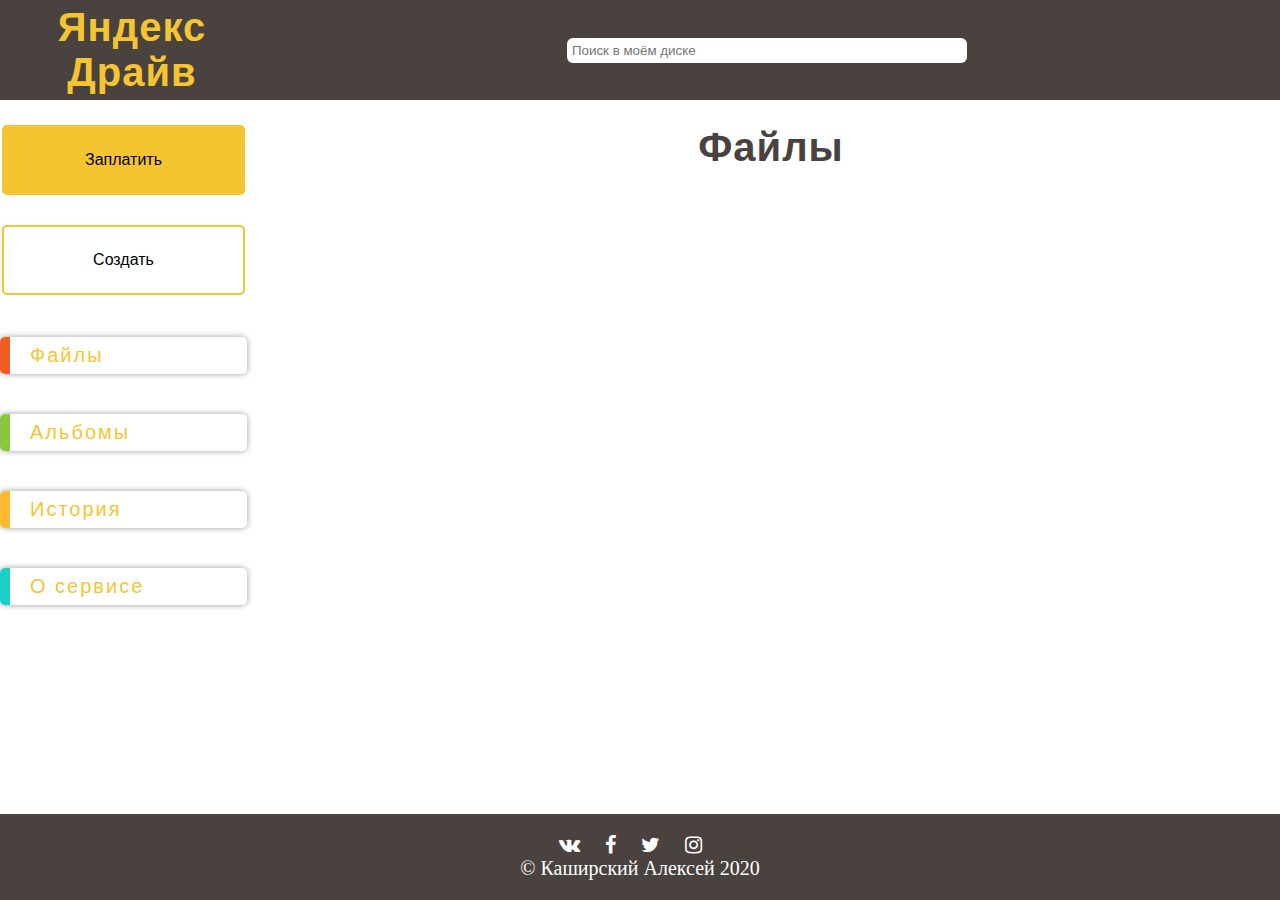
<file: html/index.html>
<!doctype html>
<html>

<head>
  <meta charset="utf-8">
  <title>Yandex Drive</title>
  <link rel="stylesheet" type="text/css" href="../css/main.css">
  <link rel="stylesheet" href="https://maxcdn.bootstrapcdn.com/font-awesome/4.6.1/css/font-awesome.min.css">

</head>

<body>

<div class="grid-container">

  <!--
  page header with two elemnts
  - name of site
  - search input
  -->

  <header class="grid header">
    <div class="header-elements">
      <h1>Яндекс Драйв</h1>
      <div class="search-element">
        <input class="search" type="search" placeholder="Поиск в моём диске">
      </div>
    </div>
  </header>

  <sidebar class="grid sidebar">
    <div class="sidebar-elements">
      <button class="button button-pay">Заплатить</button>
      <button class="button button-create">Создать</button>
      <ul class="nav-list">
        <li><a class="list-element" href="index.html">Файлы</a></li>
        <li><a class="list-element" href="albums.html">Альбомы</a></li>
        <li><a class="list-element" href="hystory.html">История</a></li>
        <li><a class="list-element" href="manual.html">О сервисе</a></li>
      </ul>
    </div>
  </sidebar>

  <article class="grid content">
    <h2>Файлы</h2>
  </article>

  <footer class="grid footer">
    <div id="footer-site">
      <div>
        <ul class="widget-social">
          <li>
            <a href="" class="fa fa-vk"></a>
          </li>
          <li>
            <a href="" class="fa fa-facebook"></a>
          </li>
          <li>
            <a href="" class="fa fa-twitter"></a>
          </li>
          <li>
            <a href="" class="fa fa-instagram"></a>
          </li>
        </ul>
        <span>&copy; Каширский Алексей 2020</span>
      </div>
    </div>
  </footer>

</div>

</body>


</html>
</file>
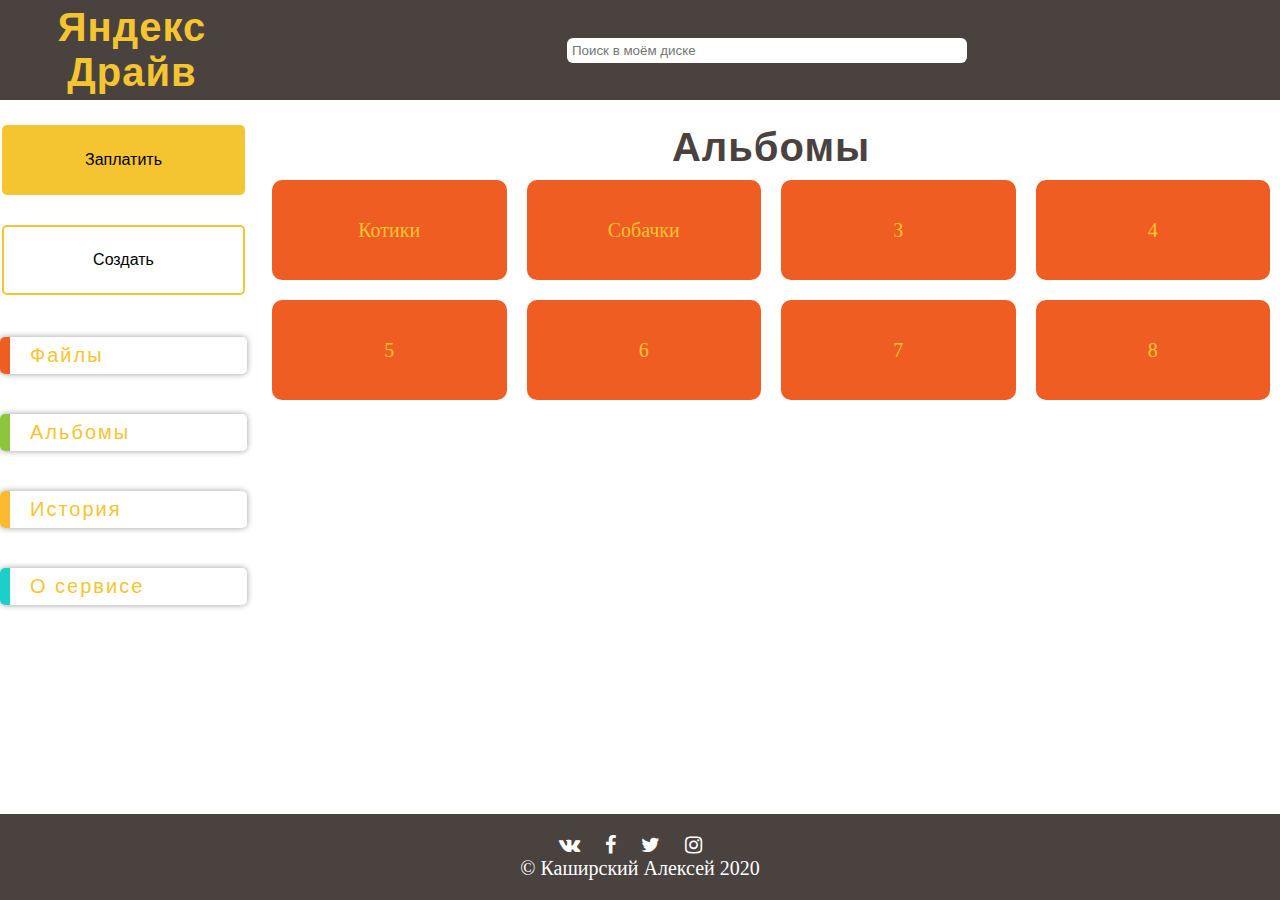
<file: html/albums.html>
<!DOCTYPE html>
<html lang="en">
<head>
  <meta charset="utf-8">
  <title>Yandex Drive</title>
  <link rel="stylesheet" type="text/css" href="../css/main.css">
  <link rel="stylesheet" type="text/css" href="../css/albums.css">
  <link rel="stylesheet" href="https://maxcdn.bootstrapcdn.com/font-awesome/4.6.1/css/font-awesome.min.css">
</head>

<body>

<div class="grid-container">

  <!--
  page header with two elemnts
  - name of site
  - search input
  -->

  <header class="grid header">
    <div class="header-elements">
      <h1>Яндекс Драйв</h1>
      <div class="search-element">
        <input class="search" type="search" placeholder="Поиск в моём диске">
      </div>
    </div>
  </header>

  <sidebar class="grid sidebar">
    <div class="sidebar-elements">
      <button class="button button-pay">Заплатить</button>
      <button class="button button-create">Создать</button>
      <ul class="nav-list">
        <li><a class="list-element" href="index.html">Файлы</a></li>
        <li><a class="list-element" href="albums.html">Альбомы</a></li>
        <li><a class="list-element" href="hystory.html">История</a></li>
        <li><a class="list-element" href="manual.html">О сервисе</a></li>
      </ul>
    </div>
  </sidebar>

  <article class="grid content">
    <h2>Альбомы</h2>
    <div class="albums-grid">
      <div class="albums-element"><span class="album-name">Котики</span></div>
      <div class="albums-element"><span class="album-name">Собачки</span></div>
      <div class="albums-element"><span class="album-name">3</span></div>
      <div class="albums-element"><span class="album-name">4</span></div>
      <div class="albums-element"><span class="album-name">5</span></div>
      <div class="albums-element"><span class="album-name">6</span></div>
      <div class="albums-element"><span class="album-name">7</span></div>
      <div class="albums-element"><span class="album-name">8</span></div>
    </div>
  </article>

  <footer class="grid footer">
    <div id="footer-site">
      <div>
        <ul class="widget-social">
          <li>
            <a href="" class="fa fa-vk"></a>
          </li>
          <li>
            <a href="" class="fa fa-facebook"></a>
          </li>
          <li>
            <a href="" class="fa fa-twitter"></a>
          </li>
          <li>
            <a href="" class="fa fa-instagram"></a>
          </li>
        </ul>
        <span>&copy; Каширский Алексей 2020</span>
      </div>
    </div>
  </footer>

</div>

</body>
</html>
</file>
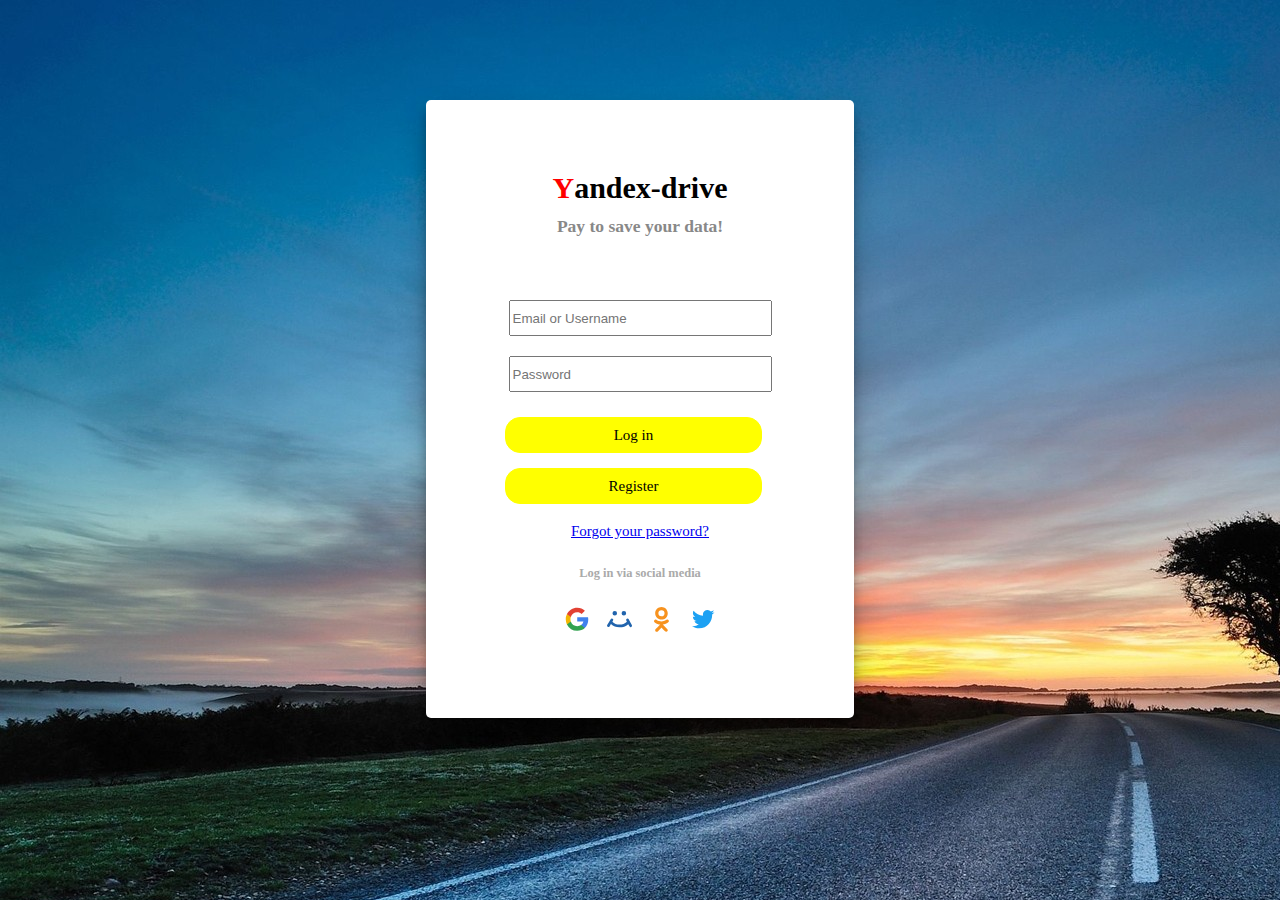
<file: html/authorization.html>
<!DOCTYPE html>
<html lang="en">
<head>
    <meta charset="UTF-8">
    <title>Yandex-Drive</title>
  <link rel="stylesheet" href="../css/authorization.css">
</head>
<body>


    <div class="block">
        <h1 class="yandex"><span>Y</span>andex-drive</h1>
        <h3 class="tagline">Pay to save your data!</h3>
        <input class="input" type="email" name="email" required="true" placeholder="Email or Username">
        <input class="input" type="password" name="password" required="true"  placeholder="Password">
        <a class="buttons" href="#">Log in</a>
        <a class="buttons" href="#">Register</a>
        <a href="#">Forgot your password?</a>
        <h5 class="text-recomm">Log in via social media</h5>
        <ul class="social-networks">
            <li><img src="../img/google.svg"></li>
            <li><img src="../img/hzchto.svg"></li>
            <li><img src="../img/odnoklassniki.svg"></li>
            <li><img src="../img/twitter.svg"></li>
        </ul>
    </div>

</body>

</html>
</file>
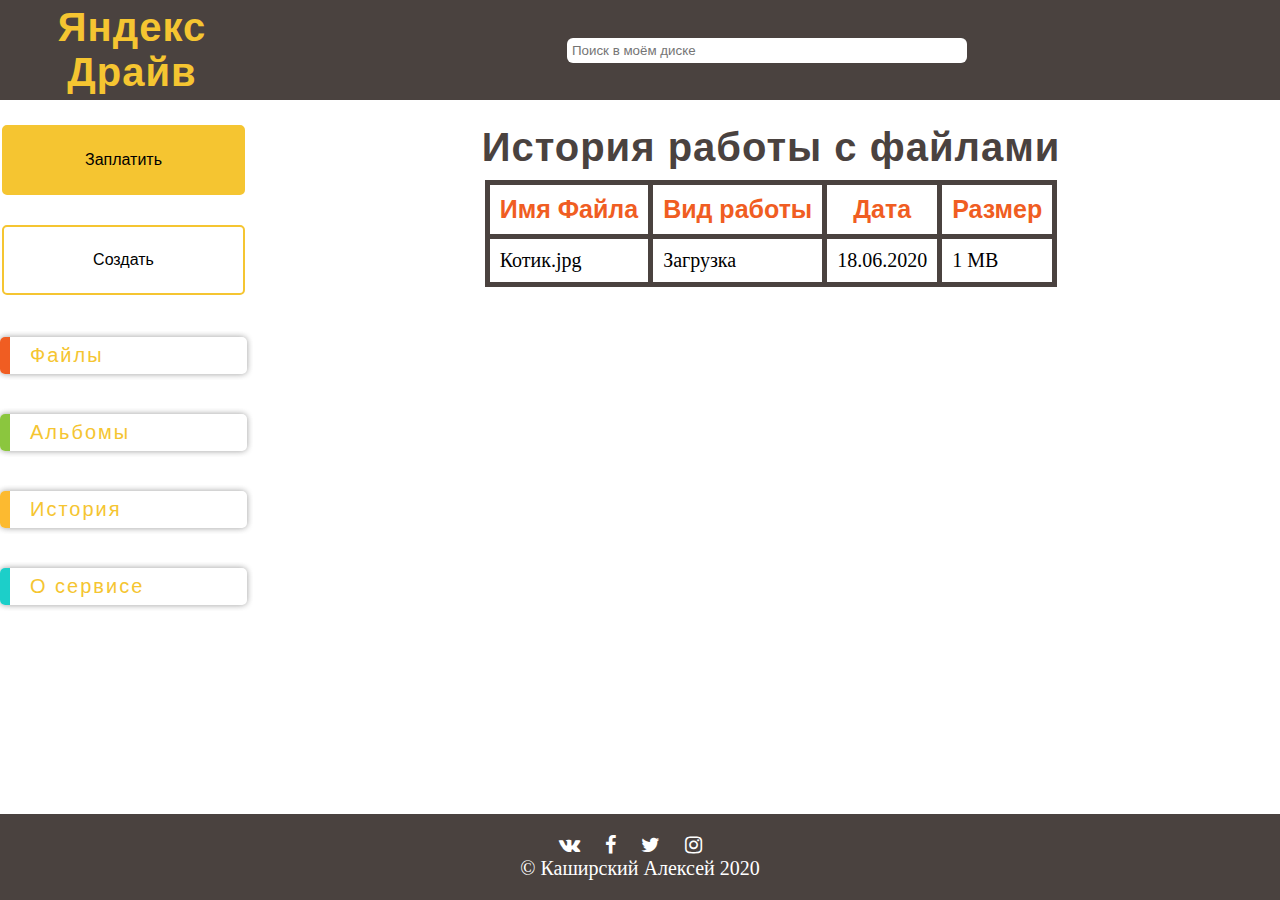
<file: html/hystory.html>
<!DOCTYPE html>
<html lang="en">
<head>
  <meta charset="utf-8">
  <title>Yandex Drive</title>
  <link rel="stylesheet" type="text/css" href="../css/main.css">
  <link rel="stylesheet" type="text/css" href="../css/hystory.css">
  <link rel="stylesheet" href="https://maxcdn.bootstrapcdn.com/font-awesome/4.6.1/css/font-awesome.min.css">
</head>

<body>

<div class="grid-container">

  <!--
  page header with two elemnts
  - name of site
  - search input
  -->

  <header class="grid header">
    <div class="header-elements">
      <h1>Яндекс Драйв</h1>
      <div class="search-element">
        <input class="search" type="search" placeholder="Поиск в моём диске">
      </div>
    </div>
  </header>

  <sidebar class="grid sidebar">
    <div class="sidebar-elements">
      <button class="button button-pay">Заплатить</button>
      <button class="button button-create">Создать</button>
      <ul class="nav-list">
        <li><a class="list-element" href="index.html">Файлы</a></li>
        <li><a class="list-element" href="albums.html">Альбомы</a></li>
        <li><a class="list-element" href="hystory.html">История</a></li>
        <li><a class="list-element" href="manual.html">О сервисе</a></li>
      </ul>
    </div>
  </sidebar>

  <article class="grid content">
    <h2>История работы с файлами</h2>
    <table class="hystory-table">
      <tr><th>Имя Файла</th><th>Вид работы</th><th>Дата</th><th>Размер</th></tr> <!--ряд с ячейками заголовков-->
      <tr><td>Котик.jpg</td><td>Загрузка</td><td>18.06.2020</td><td>1 MB</td></tr> <!--ряд с ячейками тела таблицы-->
    </table>
  </article>

  <footer class="grid footer">
    <div id="footer-site">
      <div>
        <ul class="widget-social">
          <li>
            <a href="" class="fa fa-vk"></a>
          </li>
          <li>
            <a href="" class="fa fa-facebook"></a>
          </li>
          <li>
            <a href="" class="fa fa-twitter"></a>
          </li>
          <li>
            <a href="" class="fa fa-instagram"></a>
          </li>
        </ul>
        <span>&copy; Каширский Алексей 2020</span>
      </div>
    </div>
  </footer>

</div>

</body>
</html>
</file>
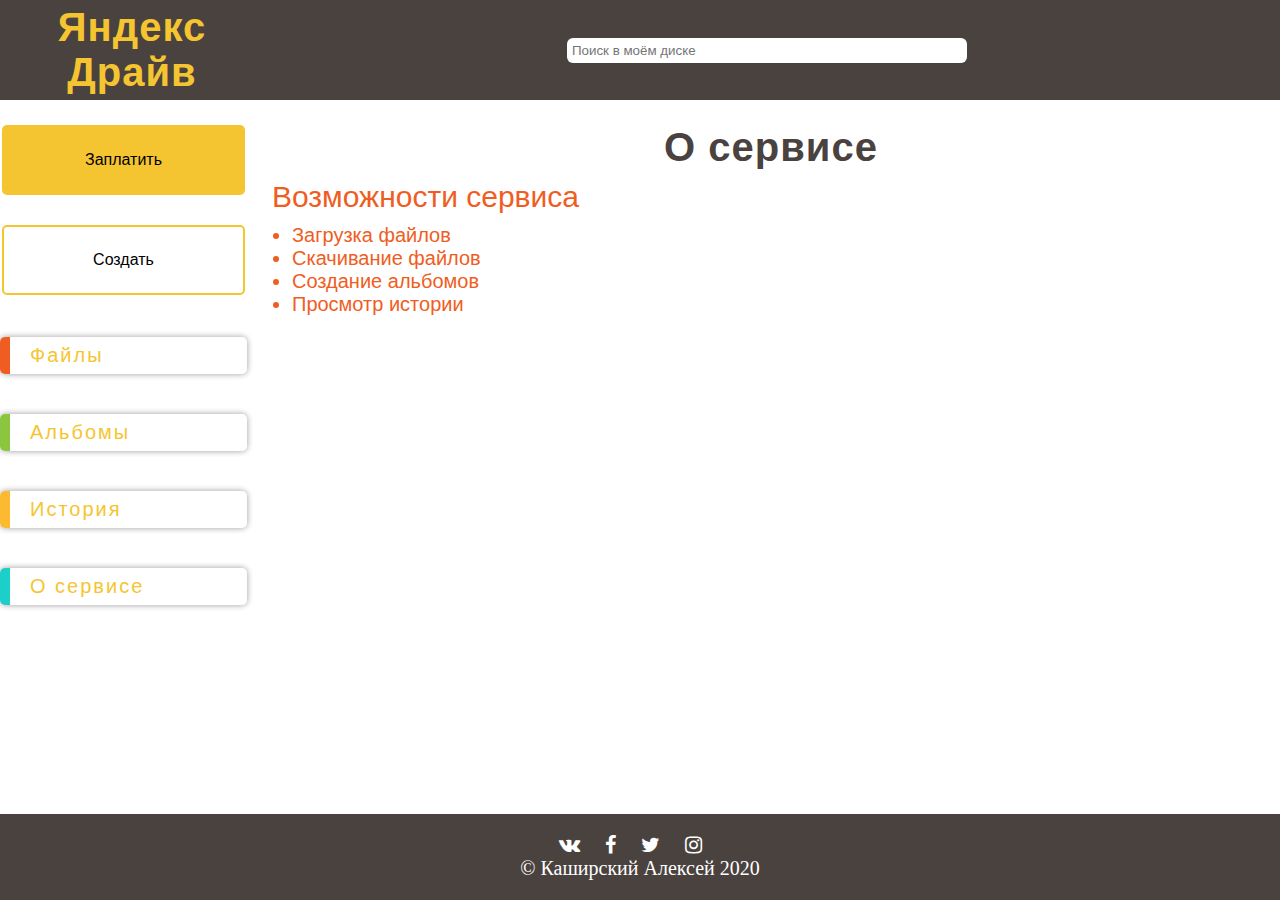
<file: html/manual.html>
<!DOCTYPE html>
<html lang="en">
<head>
  <meta charset="utf-8">
  <title>Yandex Drive</title>
  <link rel="stylesheet" type="text/css" href="../css/main.css">
  <link rel="stylesheet" href="https://maxcdn.bootstrapcdn.com/font-awesome/4.6.1/css/font-awesome.min.css">
</head>

<body>

<div class="grid-container">

  <!--
  page header with two elemnts
  - name of site
  - search input
  -->

  <header class="grid header">
    <div class="header-elements">
      <h1>Яндекс Драйв</h1>
      <div class="search-element">
        <input class="search" type="search" placeholder="Поиск в моём диске">
      </div>
    </div>
  </header>

  <sidebar class="grid sidebar">
    <div class="sidebar-elements">
      <button class="button button-pay">Заплатить</button>
      <button class="button button-create">Создать</button>
      <ul class="nav-list">
        <li><a class="list-element" href="index.html">Файлы</a></li>
        <li><a class="list-element" href="albums.html">Альбомы</a></li>
        <li><a class="list-element" href="hystory.html">История</a></li>
        <li><a class="list-element" href="manual.html">О сервисе</a></li>
      </ul>
    </div>
  </sidebar>

  <article class="grid content">
    <h2>О сервисе</h2>
    <span id="posabilites">Возможности сервиса</span>
    <ul id="posabilites-list">
      <li>Загрузка файлов</li>
      <li>Скачивание файлов</li>
      <li>Создание альбомов</li>
      <li>Просмотр истории</li>
    </ul>
  </article>

  <footer class="grid footer">
    <div id="footer-site">
      <div>
        <ul class="widget-social">
          <li>
            <a href="" class="fa fa-vk"></a>
          </li>
          <li>
            <a href="" class="fa fa-facebook"></a>
          </li>
          <li>
            <a href="" class="fa fa-twitter"></a>
          </li>
          <li>
            <a href="" class="fa fa-instagram"></a>
          </li>
        </ul>
        <span>&copy; Каширский Алексей 2020</span>
      </div>
    </div>
  </footer>

</div>

</body>

</html>
</file>
<file: css/main.css>
* {
  padding: 0px;
  margin: 0px;
  border: 0px;
}

h1, h2, h3, h4, h5 ,h6 {
  font-family: arial;
  letter-spacing: 1px;
}

.grid-container {
  display: grid;
  grid-template-areas: "header" "sidebar" "content" "footer";
  grid-template-rows: 1fr 5fr 5fr 1fr ;
  grid-column-gap: 15px;
  grid-row-gap: 15px;
  height: 100vh;

}

.grid {
  color: #f5c531;
  background: #4a423f;
  padding: 0px;
  font-size: 20px;
}

/*header styles*/

.header {
  grid-area: header;
  text-align: center;
  padding: 5px;
}

.header-elements {
  display: grid;
  grid-template-columns: 1fr 4fr;
}

.search-element {
  display: flex;
  justify-content: center;
  margin: auto;
}

.search {
  height: 25px;
  width: 400px;
  padding: 5px;
  border-radius: 6px;
}

/*sidebar styles*/

.sidebar {
  grid-area: sidebar;
  background: white;
  font-family: arial;
  color: #f5c531;
}

.sidebar-elements {
  display: grid;
  grid-template-rows: 1fr 1fr 3fr;
}

.button {
  border: none;
  color: white;
  padding: 16px 32px;
  display: inline-block;
  text-align: center;
  text-decoration: none;
  font-size: 16px;
  margin: 4px 2px;
  cursor: pointer;
  border-radius: 5px;
  height: 70px;
}

.button-pay {
  margin-top: 10px;
  background-color: #f5c531;
  color: black;
  border: 2px solid #f5c531;
}

.button-create {
  background-color:  white;
  color: black;
  border: 2px solid #f5c531;
}

.nav-list {
  list-style: none;
  padding: 0;
}

.nav-list li {
  font-family: Arial;
  padding: 7px 20px;
  margin-top: 10px;
  margin-bottom: 40px;
  border-radius: 5px;
  border-left: 10px solid #f05d22;
  box-shadow: 2px -2px 5px 0 rgba(0,0,0,.1),
  -2px -2px 5px 0 rgba(0,0,0,.1),
  2px 2px 5px 0 rgba(0,0,0,.1),
  -2px 2px 5px 0 rgba(0,0,0,.1);
  font-size: 20px;
  letter-spacing: 2px;
  transition: 0.3s all linear;
}

.list-element {
  color: #f5c531 !important;
  text-decoration: none !important;
}

.nav-list li:hover {
  background: #4a423f;
}

.nav-list li:nth-child(2){border-color: #8bc63e;}
.nav-list li:nth-child(3){border-color: #fcba30;}
.nav-list li:nth-child(4){border-color: #1ccfc9;}
.nav-list li:nth-child(5){border-color: #493224;}

/*main content styles*/

.content {
  grid-area: content;
  background: white;
  padding: 10px;
}

.content h2 {
  color: #4a423f;
  text-align: center;
  font-size: 40px;
  margin-bottom: 10px;
}

.content p {
  margin-left: 20px;
  color: black;
  font-family: Arial;
}

#posabilites {
  color: #f05d22;
  font-family: Arial;
  font-size: 30px;
}

#posabilites-list {
  color: #f05d22;
  font-family: Arial;
  font-size: 20px;
  margin-top: 10px;
  margin-left: 20px;
}

/*footer styles*/

.footer {
  grid-area: footer;
  width: 100%;
  bottom: 0;
}

#footer-site {
  padding-bottom: 20px;
  padding-top: 20px;
  background-color: #4a423f;
  color: #fff;
  text-align: center;
}

#footer-site, #footer-site a {
  color: #fff;
  text-decoration: none;
}

.widget-social li{
  list-style: none;
  display: inline-block;
  margin-right: 20px;
}

.widget-social li a:hover {
  color:#f05f40 !important;
}

/*some attempt to make mobile version of page */

@media(min-width: 640px) {
  .grid-container {
    grid-template-areas: "header header header header" "sidebar content content content" "sidebar content content content" "footer footer footer footer";
    grid-template-columns: 1fr 4fr;
  }
}
</file>
<file: css/albums.css>
.albums-grid {
  display: grid;
  grid-template-columns: 1fr 1fr;
  grid-gap: 20px;
}

.albums-element {
  background: #f05d22;
  height: 100px;
  border-radius: 10px;
  display: flex;
}

.album-name {
  margin: auto;
}

@media(min-width: 640px) {
  .albums-grid {
    grid-template-columns: 1fr 1fr 1fr 1fr;
  }
}
</file>
<file: css/authorization.css>
body {
    margin: 0;
    padding: 0;
    font-family: 'JetBrains Mono', sans-serif;
    font-size: 15px;
    line-height: 1.6;
    background-image: url("../img/background.jpg");
}

h1 {
    padding: 0px;
    margin: 0px;
}

.block {
    font-family: Consolas;
    border-radius: 5px;
    margin: 100px auto;
    padding: 5%;
    background: #FFFFFF;
    width: 300px;
    height: 490px;
    text-align: center;
    box-shadow: 0 14px 28px rgba(0,0,0,0.25), 0 10px 10px rgba(0,0,0,0.22);
}


.buttons {
    background-color: yellow;
    text-align: center;
    border: 1px solid yellow;
    border-radius: 15px;
    margin: 15px;
    color: black;
    display: block;
    padding-top: 5px;
    padding-bottom: 5px;
    width: 85%;
    text-decoration: none;
}


.input {
    width: 85%;/*300px*/
    height: 30px;
    margin: 10px;
}


.tagline {
    color: #888888;
    margin: 0px;
    padding: 0px;
    margin-bottom: 50px;
}


.yandex {
    color: black;
}


.yandex span:nth-child(1) {color: red; font-family: Goudy Old Style}


.text-recomm {
    color: #AAAAAA;
    text-align: center;
}


.search {
    background-color: #FFF;
    border: 1px solid #DDD;
    border-radius: 3px;
    color: #AAA;
    padding: 20px;
    margin: 50px auto 0px auto;
    width: 77%;
}


ul.social-networks {
    margin: 0; /* Обнуляем значение отступов */
    padding: 0;
}


ul.social-networks li {
    display: inline; /* Отображать как строчный элемент */
    margin: 5px;
}
</file>
<file: css/hystory.css>
.hystory-table {
  padding: 0;
  border: 5px solid #4a423f;
  border-collapse: collapse;
  justify-content: center;
  margin: auto;
  box-sizing: border-box;
}

td {
  padding: 10px;
  border: 5px solid #4a423f;
  color: black;
}

th {
  color: #f05d22;
  font-family: Arial;
  font-size: 25px;
  padding: 10px;
  border: 5px solid #4a423f;
}
</file>
